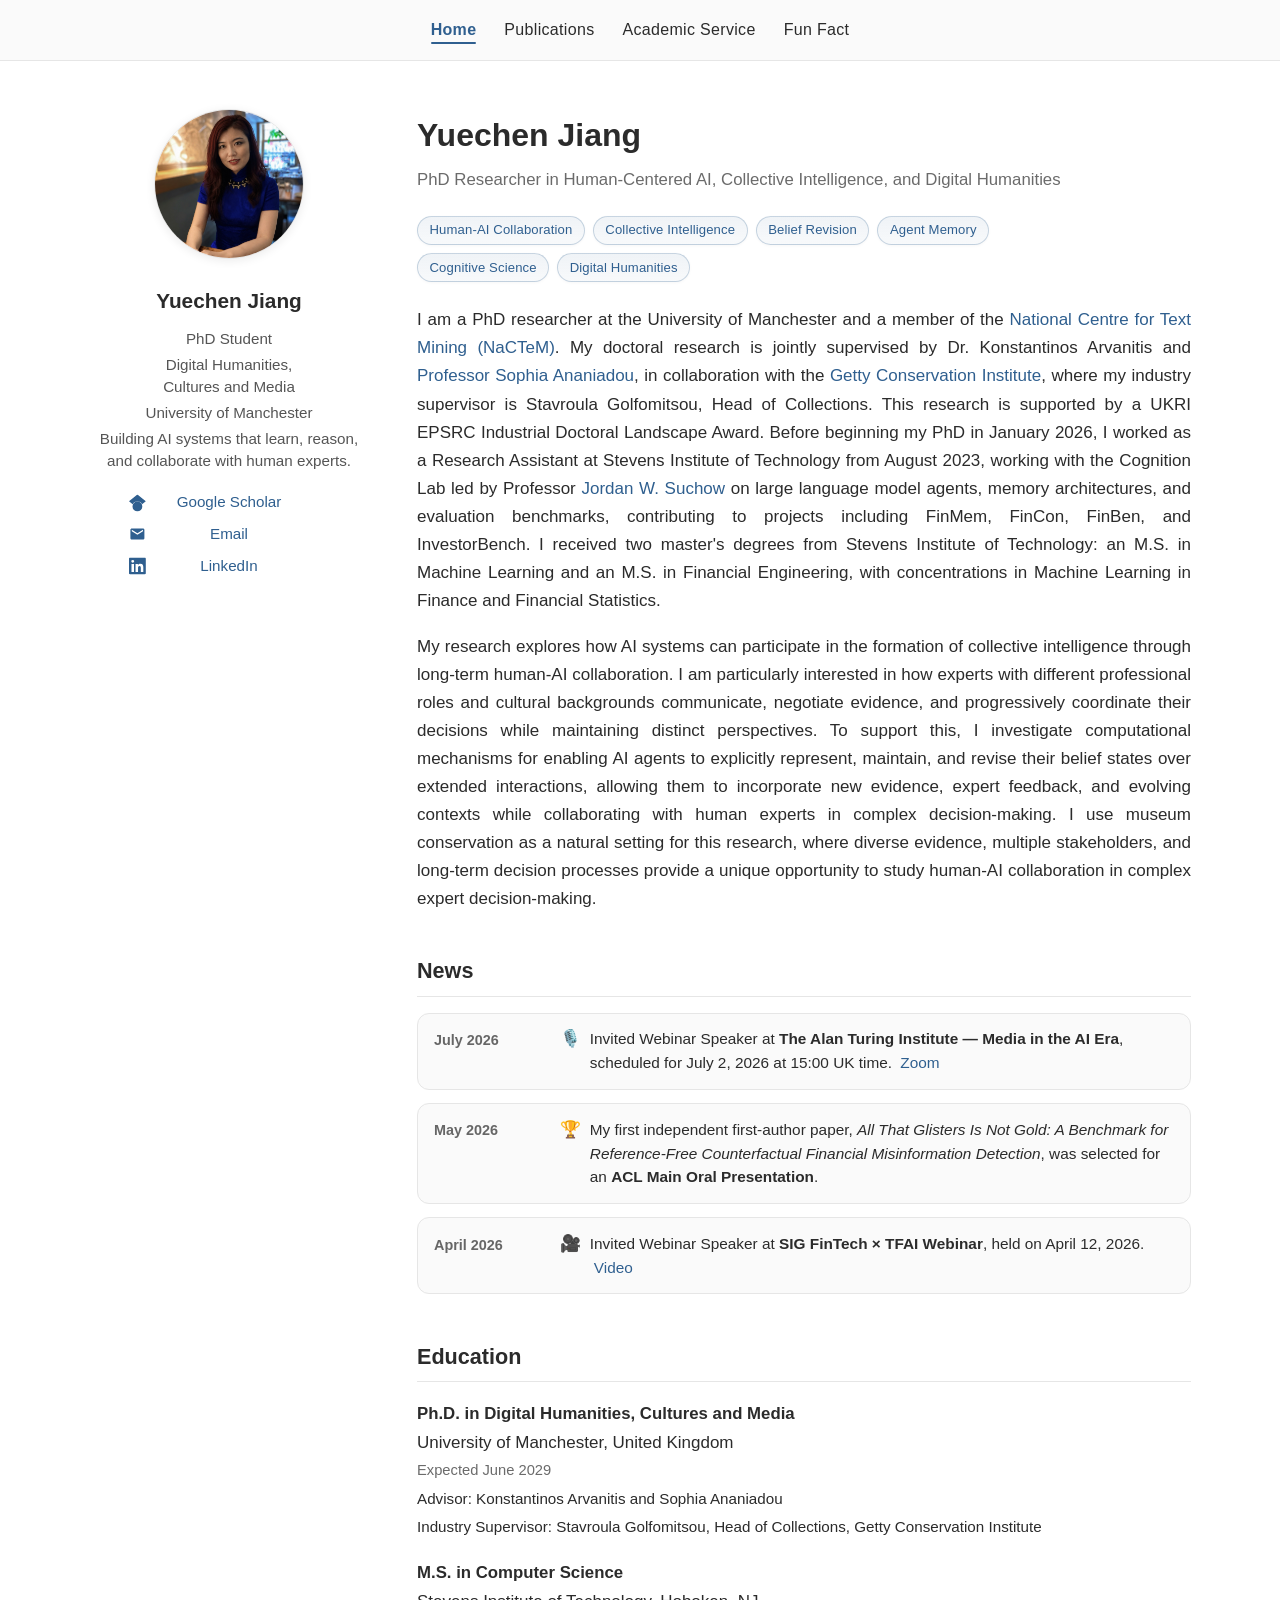
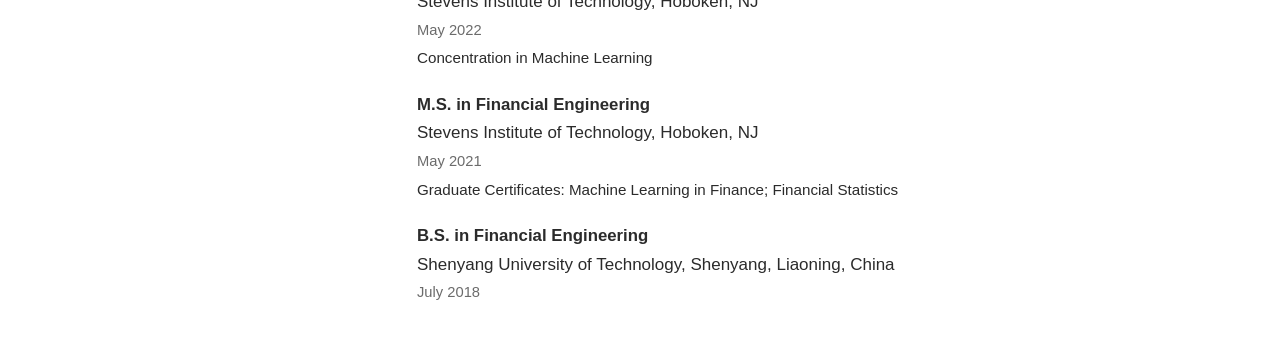
<file: index.html>
<!DOCTYPE html>
<html lang="en">
<head>
  <meta charset="UTF-8" />
  <meta name="viewport" content="width=device-width, initial-scale=1.0" />
  <title>Yuechen Jiang</title>
  <link rel="stylesheet" href="style.css" />
</head>
<body>
  <header class="site-header">
    <nav class="nav">
      <input type="checkbox" id="nav-toggle" class="nav-toggle" />
      <label for="nav-toggle" class="nav-toggle-label" aria-label="Toggle navigation">
        <span></span><span></span><span></span>
      </label>
      <ul class="nav-links">
        <li><a href="index.html" class="active">Home</a></li>
        <li><a href="publications.html">Publications</a></li>
        <li><a href="service.html">Academic Service</a></li>
        <li><a href="funfact.html">Fun Fact</a></li>
      </ul>
    </nav>
  </header>

  <main class="home-layout">
    <section class="home-main">
      <section class="bio-section">
        <h1>Yuechen Jiang</h1>
        <p class="subtitle">PhD Researcher in Human-Centered AI, Collective Intelligence, and Digital Humanities</p>

        <div class="research-tags" aria-label="Research interests">
          <span class="research-tag">Human-AI Collaboration</span>
          <span class="research-tag">Collective Intelligence</span>
          <span class="research-tag">Belief Revision</span>
          <span class="research-tag">Agent Memory</span>
          <span class="research-tag">Cognitive Science</span>
          <span class="research-tag">Digital Humanities</span>
        </div>

        <p>I am a PhD researcher at the University of Manchester and a member of the <a href="https://www.nactem.ac.uk/" target="_blank" rel="noopener noreferrer">National Centre for Text Mining (NaCTeM)</a>. My doctoral research is jointly supervised by Dr. Konstantinos Arvanitis and <a href="https://en.wikipedia.org/wiki/Sophia_Ananiadou" target="_blank" rel="noopener noreferrer">Professor Sophia Ananiadou</a>, in collaboration with the <a href="https://en.wikipedia.org/wiki/Getty_Conservation_Institute" target="_blank" rel="noopener noreferrer">Getty Conservation Institute</a>, where my industry supervisor is Stavroula Golfomitsou, Head of Collections. This research is supported by a UKRI EPSRC Industrial Doctoral Landscape Award. Before beginning my PhD in January 2026, I worked as a Research Assistant at Stevens Institute of Technology from August 2023, working with the Cognition Lab led by Professor <a href="https://suchow.io/" target="_blank" rel="noopener noreferrer">Jordan W. Suchow</a> on large language model agents, memory architectures, and evaluation benchmarks, contributing to projects including FinMem, FinCon, FinBen, and InvestorBench. I received two master's degrees from Stevens Institute of Technology: an M.S. in Machine Learning and an M.S. in Financial Engineering, with concentrations in Machine Learning in Finance and Financial Statistics.</p>

        <p>My research explores how AI systems can participate in the formation of collective intelligence through long-term human-AI collaboration. I am particularly interested in how experts with different professional roles and cultural backgrounds communicate, negotiate evidence, and progressively coordinate their decisions while maintaining distinct perspectives. To support this, I investigate computational mechanisms for enabling AI agents to explicitly represent, maintain, and revise their belief states over extended interactions, allowing them to incorporate new evidence, expert feedback, and evolving contexts while collaborating with human experts in complex decision-making. I use museum conservation as a natural setting for this research, where diverse evidence, multiple stakeholders, and long-term decision processes provide a unique opportunity to study human-AI collaboration in complex expert decision-making.</p>
      </section>

      <section class="news-section">
        <h2>News</h2>

        <div class="news-list">

          <article class="news-item">
            <div class="news-date">July 2026</div>
            <div class="news-content">
              <span class="news-emoji">🎙️</span>
              <span>
                Invited Webinar Speaker at <strong>The Alan Turing Institute — Media in the AI Era</strong>, scheduled for July 2, 2026 at 15:00 UK time.
                <a href="https://us06web.zoom.us/j/86980950795?pwd=ZjNTqZxtx6XC8is86JobbeaFKXdM9x.1" target="_blank" rel="noopener noreferrer">Zoom</a>
              </span>
            </div>
          </article>

          <article class="news-item">
            <div class="news-date">May 2026</div>
            <div class="news-content">
              <span class="news-emoji">🏆</span>
              <span>
                My first independent first-author paper, <em>All That Glisters Is Not Gold: A Benchmark for Reference-Free Counterfactual Financial Misinformation Detection</em>, was selected for an <strong>ACL Main Oral Presentation</strong>.
              </span>
            </div>
          </article>

          <article class="news-item">
            <div class="news-date">April 2026</div>
            <div class="news-content">
              <span class="news-emoji">🎥</span>
              <span>
                Invited Webinar Speaker at <strong>SIG FinTech × TFAI Webinar</strong>, held on April 12, 2026.
                <a href="https://youtu.be/uMI8FaAJ7GQ?is=IiS1revYp7-Qf0Kt" target="_blank" rel="noopener noreferrer">Video</a>
              </span>
            </div>
          </article>

        </div>
      </section>

      <section class="education-section">
        <h2>Education</h2>

        <div class="education-item">
          <h3>Ph.D. in Digital Humanities, Cultures and Media</h3>
          <p class="education-place">University of Manchester, United Kingdom</p>
          <p class="education-date">Expected June 2029</p>
          <p class="education-detail">Advisor: Konstantinos Arvanitis and Sophia Ananiadou</p>
          <p class="education-detail">Industry Supervisor: Stavroula Golfomitsou, Head of Collections, Getty Conservation Institute</p>
        </div>

        <div class="education-item">
          <h3>M.S. in Computer Science</h3>
          <p class="education-place">Stevens Institute of Technology, Hoboken, NJ</p>
          <p class="education-date">May 2022</p>
          <p class="education-detail">Concentration in Machine Learning</p>
        </div>

        <div class="education-item">
          <h3>M.S. in Financial Engineering</h3>
          <p class="education-place">Stevens Institute of Technology, Hoboken, NJ</p>
          <p class="education-date">May 2021</p>
          <p class="education-detail">Graduate Certificates: Machine Learning in Finance; Financial Statistics</p>
        </div>

        <div class="education-item">
          <h3>B.S. in Financial Engineering</h3>
          <p class="education-place">Shenyang University of Technology, Shenyang, Liaoning, China</p>
          <p class="education-date">July 2018</p>
        </div>
      </section>
    </section>

    <aside class="home-sidebar">
      <img src="assets/profile.jpg" alt="Photo of Yuechen Jiang" class="profile-photo" />
      <h2 class="sidebar-name">Yuechen Jiang</h2>
      <div class="sidebar-title">
        <p>PhD Student</p>
        <p>Digital Humanities,<br>Cultures and Media</p>
        <p>University of Manchester</p>
        <p>Building AI systems that learn, reason, and collaborate with human experts.</p>
      </div>
      <div class="sidebar-links">
        <a href="https://scholar.google.com/citations?user=jlDkIlQAAAAJ&hl=zh-CN" target="_blank" rel="noopener noreferrer">
          <span class="link-icon" aria-hidden="true">
            <svg viewBox="0 0 24 24" role="img"><path d="M5.242 13.769L0 9.5 12 0l12 9.5-5.242 4.269C17.548 11.249 14.978 9.5 12 9.5c-2.977 0-5.547 1.748-6.758 4.269zM12 10a7 7 0 1 0 0 14 7 7 0 0 0 0-14z"/></svg>
          </span>
          <span class="link-text">Google Scholar</span>
        </a>

        <a href="mailto:carolyn1010011010@gmail.com">
          <span class="link-icon" aria-hidden="true">
            <svg viewBox="0 0 24 24" role="img"><path d="M20 4H4c-1.1 0-2 .9-2 2v12c0 1.1.9 2 2 2h16c1.1 0 2-.9 2-2V6c0-1.1-.9-2-2-2zm0 4l-8 5-8-5V6l8 5 8-5v2z"/></svg>
          </span>
          <span class="link-text">Email</span>
        </a>

        <a href="https://linkedin.com/in/carolyn-yuechen-jiang-a72764194/" target="_blank" rel="noopener noreferrer">
          <span class="link-icon" aria-hidden="true">
            <svg viewBox="0 0 24 24" role="img"><path d="M20.447 20.452h-3.554v-5.569c0-1.328-.027-3.037-1.852-3.037-1.853 0-2.136 1.445-2.136 2.939v5.667H9.351V9h3.414v1.561h.046c.477-.9 1.637-1.85 3.37-1.85 3.601 0 4.267 2.37 4.267 5.455v6.286zM5.337 7.433a2.062 2.062 0 1 1 0-4.124 2.062 2.062 0 0 1 0 4.124zM7.119 20.452H3.555V9h3.564v11.452zM22.225 0H1.771C.792 0 0 .774 0 1.729v20.542C0 23.227.792 24 1.771 24h20.451C23.2 24 24 23.227 24 22.271V1.729C24 .774 23.2 0 22.222 0h.003z"/></svg>
          </span>
          <span class="link-text">LinkedIn</span>
        </a>
      </div>
    </aside>
  </main>
</body>
</html>
</file>
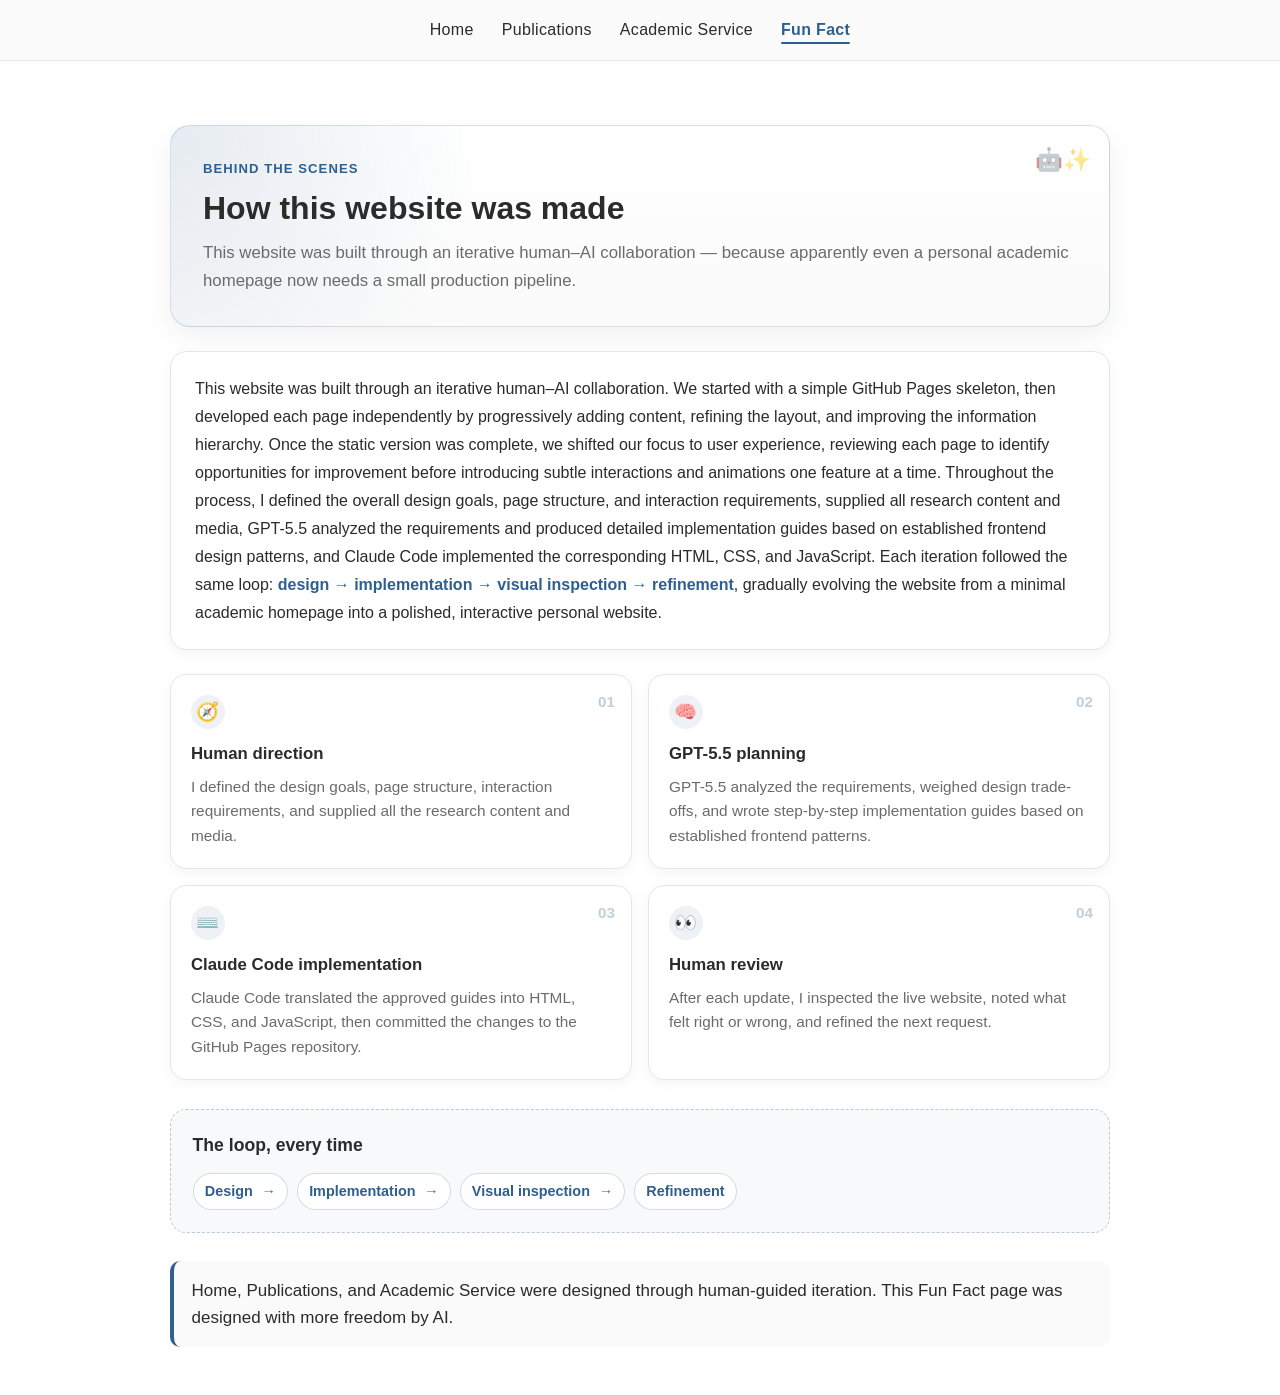
<file: funfact.html>
<!DOCTYPE html>
<html lang="en">
<head>
  <meta charset="UTF-8" />
  <meta name="viewport" content="width=device-width, initial-scale=1.0" />
  <title>Fun Fact — Carolyn Jiang</title>
  <link rel="stylesheet" href="style.css" />
</head>
<body>
  <header class="site-header">
    <nav class="nav">
      <input type="checkbox" id="nav-toggle" class="nav-toggle" />
      <label for="nav-toggle" class="nav-toggle-label" aria-label="Toggle navigation">
        <span></span><span></span><span></span>
      </label>
      <ul class="nav-links">
        <li><a href="index.html">Home</a></li>
        <li><a href="publications.html">Publications</a></li>
        <li><a href="service.html">Academic Service</a></li>
        <li><a href="funfact.html" class="active">Fun Fact</a></li>
      </ul>
    </nav>
  </header>

  <main class="container funfact-page">
    <section class="funfact-hero">
      <div class="funfact-kicker">Behind the scenes</div>
      <h1>How this website was made</h1>
      <p class="funfact-lead">
        This website was built through an iterative human–AI collaboration —
        because apparently even a personal academic homepage now needs a small
        production pipeline.
      </p>
    </section>

    <section class="funfact-body" aria-label="The full story">
      <p>
        This website was built through an iterative human–AI collaboration. We started with a simple GitHub Pages skeleton, then developed each page independently by progressively adding content, refining the layout, and improving the information hierarchy. Once the static version was complete, we shifted our focus to user experience, reviewing each page to identify opportunities for improvement before introducing subtle interactions and animations one feature at a time. Throughout the process, I defined the overall design goals, page structure, and interaction requirements, supplied all research content and media, GPT-5.5 analyzed the requirements and produced detailed implementation guides based on established frontend design patterns, and Claude Code implemented the corresponding HTML, CSS, and JavaScript. Each iteration followed the same loop: <strong>design → implementation → visual inspection → refinement</strong>, gradually evolving the website from a minimal academic homepage into a polished, interactive personal website.
      </p>
    </section>

    <section class="funfact-workflow" aria-label="Human AI collaboration workflow">
      <article class="workflow-step" data-step="01">
        <span class="workflow-icon" aria-hidden="true">🧭</span>
        <h2>Human direction</h2>
        <p>I defined the design goals, page structure, interaction requirements, and supplied all the research content and media.</p>
      </article>

      <article class="workflow-step" data-step="02">
        <span class="workflow-icon" aria-hidden="true">🧠</span>
        <h2>GPT-5.5 planning</h2>
        <p>GPT-5.5 analyzed the requirements, weighed design trade-offs, and wrote step-by-step implementation guides based on established frontend patterns.</p>
      </article>

      <article class="workflow-step" data-step="03">
        <span class="workflow-icon" aria-hidden="true">⌨️</span>
        <h2>Claude Code implementation</h2>
        <p>Claude Code translated the approved guides into HTML, CSS, and JavaScript, then committed the changes to the GitHub Pages repository.</p>
      </article>

      <article class="workflow-step" data-step="04">
        <span class="workflow-icon" aria-hidden="true">👀</span>
        <h2>Human review</h2>
        <p>After each update, I inspected the live website, noted what felt right or wrong, and refined the next request.</p>
      </article>
    </section>

    <section class="funfact-loop" aria-label="The iteration loop">
      <h2>The loop, every time</h2>
      <div class="loop-chain">
        <span>Design</span>
        <span>Implementation</span>
        <span>Visual inspection</span>
        <span>Refinement</span>
      </div>
    </section>

    <section class="funfact-note">
      <p>
        Home, Publications, and Academic Service were designed through
        human-guided iteration. This Fun Fact page was designed with more
        freedom by AI.
      </p>
    </section>
  </main>

  <!-- Lightweight, page-scoped: click a workflow card for a brief pulse. -->
  <script>
    document.addEventListener("DOMContentLoaded", function () {
      const cards = document.querySelectorAll(".funfact-page .workflow-step");

      cards.forEach(function (card) {
        card.addEventListener("click", function () {
          card.classList.remove("is-pulsing");
          void card.offsetWidth;
          card.classList.add("is-pulsing");
        });
      });
    });
  </script>
</body>
</html>
</file>
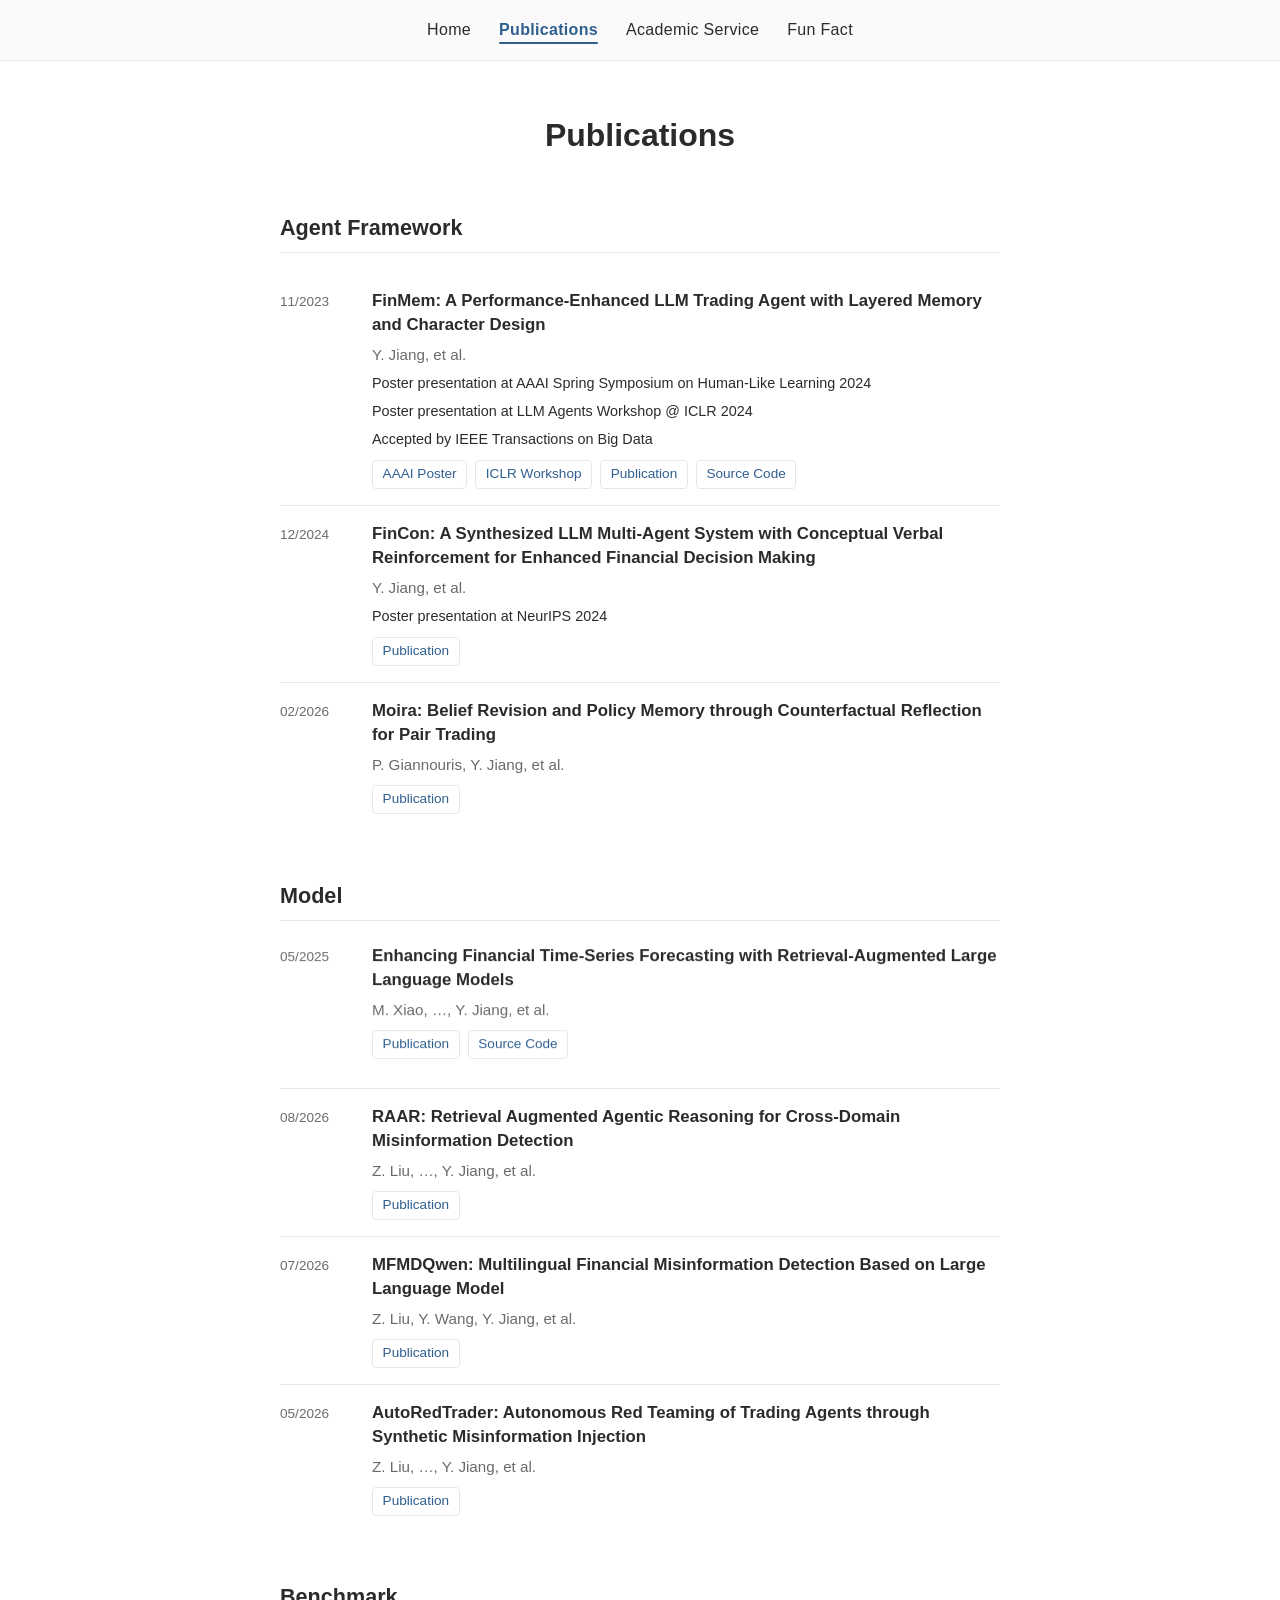
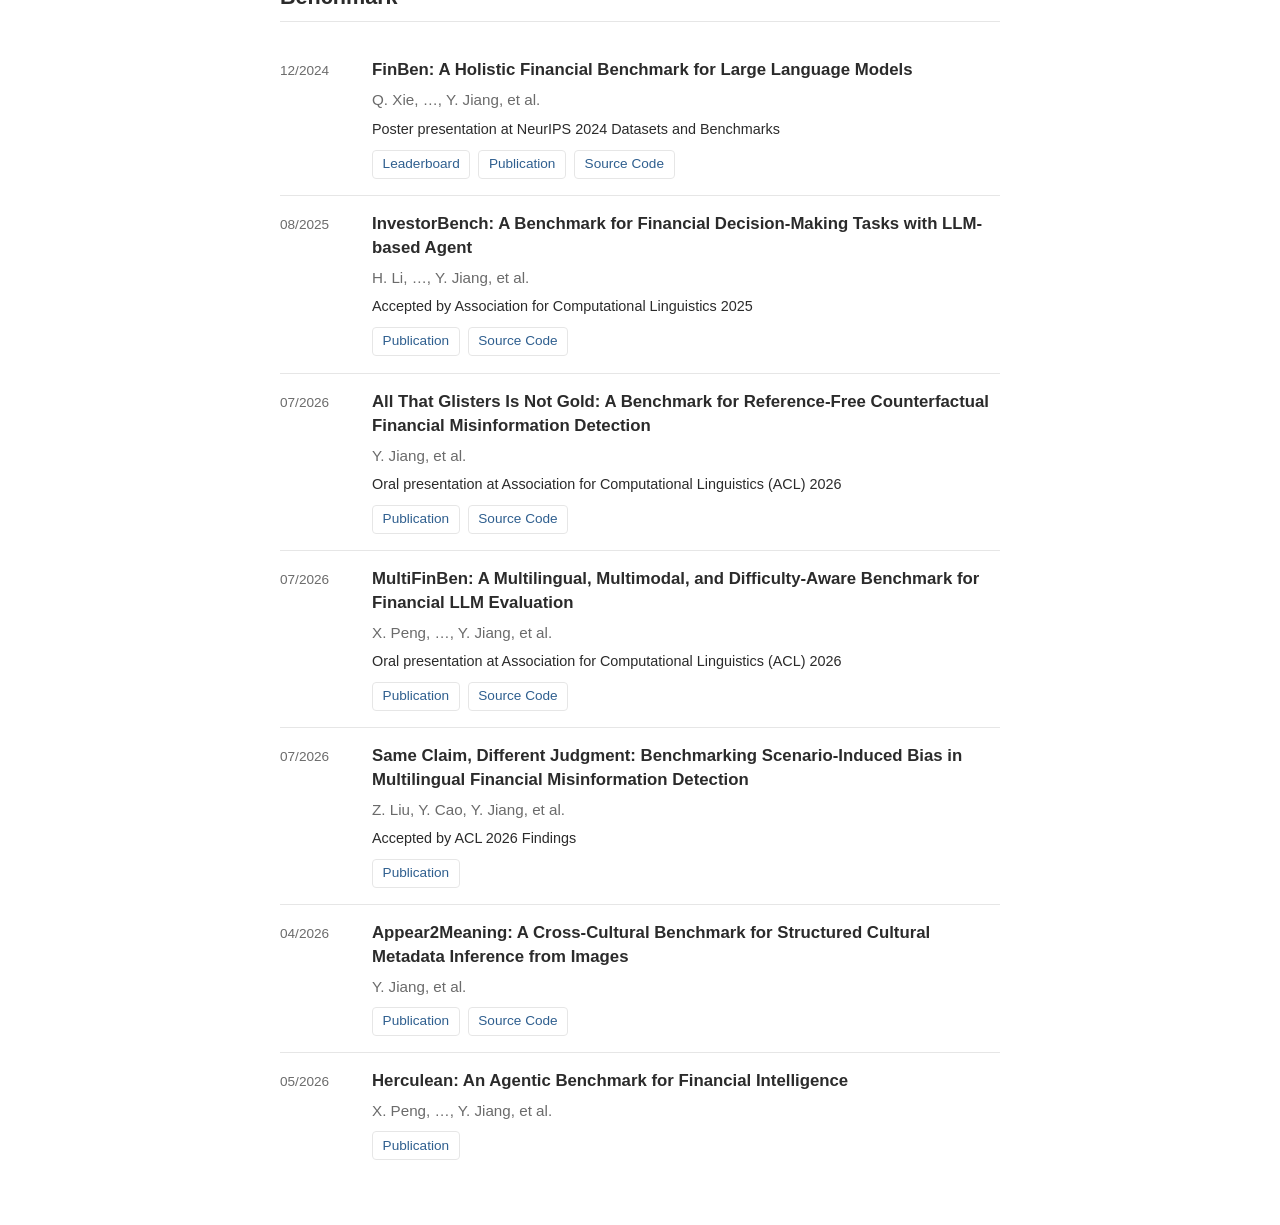
<file: publications.html>
<!DOCTYPE html>
<html lang="en">
<head>
  <meta charset="UTF-8" />
  <meta name="viewport" content="width=device-width, initial-scale=1.0" />
  <title>Publications — Carolyn Jiang</title>
  <link rel="stylesheet" href="style.css" />
</head>
<body>
  <header class="site-header">
    <nav class="nav">
      <input type="checkbox" id="nav-toggle" class="nav-toggle" />
      <label for="nav-toggle" class="nav-toggle-label" aria-label="Toggle navigation">
        <span></span><span></span><span></span>
      </label>
      <ul class="nav-links">
        <li><a href="index.html">Home</a></li>
        <li><a href="publications.html" class="active">Publications</a></li>
        <li><a href="service.html">Academic Service</a></li>
        <li><a href="funfact.html">Fun Fact</a></li>
      </ul>
    </nav>
  </header>

  <main class="container">
    <h1 class="page-title">Publications</h1>

    <!-- ============ Agent Framework ============ -->
    <section class="publication-section">
      <h2>Agent Framework</h2>

      <article class="publication-item parallax-reveal">
        <div class="publication-motion-inner">
        <div class="publication-meta">
          <div class="publication-year">11/2023</div>
        </div>
        <div class="publication-body">
          <h3>FinMem: A Performance-Enhanced LLM Trading Agent with Layered Memory and Character Design</h3>
          <p class="authors">Y. Jiang, et al.</p>
          <p class="venue">Poster presentation at AAAI Spring Symposium on Human-Like Learning 2024</p>
          <p class="venue">Poster presentation at LLM Agents Workshop @ ICLR 2024</p>
          <p class="venue">Accepted by IEEE Transactions on Big Data</p>
          <p class="links">
            <a href="https://humanlikelearning.com/files/ss24-abstracts/SSS-24_Abstract_9736.pdf" target="_blank" rel="noopener noreferrer">AAAI Poster</a>
            <a href="https://openreview.net/forum?id=sstfVOwbiG" target="_blank" rel="noopener noreferrer">ICLR Workshop</a>
            <a href="https://suchow.io/assets/docs/yu2024finmem.pdf" target="_blank" rel="noopener noreferrer">Publication</a>
            <a href="https://github.com/pipiku915/FinMem-LLM-StockTrading/" target="_blank" rel="noopener noreferrer">Source Code</a>
          </p>
        </div>
        </div>
      </article>

      <article class="publication-item parallax-reveal">
        <div class="publication-motion-inner">
        <div class="publication-meta">
          <div class="publication-year">12/2024</div>
        </div>
        <div class="publication-body">
          <h3>FinCon: A Synthesized LLM Multi-Agent System with Conceptual Verbal Reinforcement for Enhanced Financial Decision Making</h3>
          <p class="authors">Y. Jiang, et al.</p>
          <p class="venue">Poster presentation at NeurIPS 2024</p>
          <p class="links">
            <a href="https://proceedings.neurips.cc/paper_files/paper/2024/hash/f7ae4fe91d96f50abc2211f09b6a7e49-Abstract-Conference.html" target="_blank" rel="noopener noreferrer">Publication</a>
          </p>
        </div>
        </div>
      </article>

      <article class="publication-item parallax-reveal">
        <div class="publication-motion-inner">
        <div class="publication-meta">
          <div class="publication-year">02/2026</div>
        </div>
        <div class="publication-body">
          <h3>Moira: Belief Revision and Policy Memory through Counterfactual Reflection for Pair Trading</h3>
          <p class="authors">P. Giannouris, Y. Jiang, et al.</p>
          <p class="links">
            <a href="https://arxiv.org/abs/2605.01954" target="_blank" rel="noopener noreferrer">Publication</a>
            <!-- <a href="" target="_blank" rel="noopener noreferrer">Source Code</a> -->
          </p>
        </div>
        </div>
      </article>
    </section>

    <!-- ============ Model ============ -->
    <section class="publication-section">
      <h2>Model</h2>

      <article class="publication-item parallax-reveal">
        <div class="publication-motion-inner">
        <div class="publication-meta">
          <div class="publication-year">05/2025</div>
        </div>
        <div class="publication-body">
          <h3>Enhancing Financial Time-Series Forecasting with Retrieval-Augmented Large Language Models</h3>
          <p class="authors">M. Xiao, …, Y. Jiang, et al.</p>
          <p class="links">
            <a href="https://arxiv.org/abs/2502.05878" target="_blank" rel="noopener noreferrer">Publication</a>
            <a href="https://github.com/The-FinAI/FinSeer" target="_blank" rel="noopener noreferrer">Source Code</a>
          </p>
        </div>
        </div>
      </article>

      <article class="publication-item parallax-reveal">
        <div class="publication-motion-inner">
        <div class="publication-meta">
          <div class="publication-year">08/2026</div>
        </div>
        <div class="publication-body">
          <h3>RAAR: Retrieval Augmented Agentic Reasoning for Cross-Domain Misinformation Detection</h3>
          <p class="authors">Z. Liu, …, Y. Jiang, et al.</p>
          <p class="links">
            <a href="https://arxiv.org/abs/2601.04853" target="_blank" rel="noopener noreferrer">Publication</a>
          </p>
        </div>
        </div>
      </article>

      <article class="publication-item parallax-reveal">
        <div class="publication-motion-inner">
        <div class="publication-meta">
          <div class="publication-year">07/2026</div>
        </div>
        <div class="publication-body">
          <h3>MFMDQwen: Multilingual Financial Misinformation Detection Based on Large Language Model</h3>
          <p class="authors">Z. Liu, Y. Wang, Y. Jiang, et al.</p>
          <p class="links">
            <a href="https://arxiv.org/abs/2604.18272" target="_blank" rel="noopener noreferrer">Publication</a>
          </p>
        </div>
        </div>
      </article>

      <article class="publication-item parallax-reveal">
        <div class="publication-motion-inner">
        <div class="publication-meta">
          <div class="publication-year">05/2026</div>
        </div>
        <div class="publication-body">
          <h3>AutoRedTrader: Autonomous Red Teaming of Trading Agents through Synthetic Misinformation Injection</h3>
          <p class="authors">Z. Liu, …, Y. Jiang, et al.</p>
          <p class="links">
            <a href="https://arxiv.org/abs/2605.09185" target="_blank" rel="noopener noreferrer">Publication</a>
          </p>
        </div>
        </div>
      </article>
    </section>

    <!-- ============ Benchmark ============ -->
    <section class="publication-section">
      <h2>Benchmark</h2>

      <article class="publication-item parallax-reveal">
        <div class="publication-motion-inner">
        <div class="publication-meta">
          <div class="publication-year">12/2024</div>
        </div>
        <div class="publication-body">
          <h3>FinBen: A Holistic Financial Benchmark for Large Language Models</h3>
          <p class="authors">Q. Xie, …, Y. Jiang, et al.</p>
          <p class="venue">Poster presentation at NeurIPS 2024 Datasets and Benchmarks</p>
          <p class="links">
            <a href="https://huggingface.co/spaces/TheFinAI/FinBen" target="_blank" rel="noopener noreferrer">Leaderboard</a>
            <a href="https://proceedings.neurips.cc/paper_files/paper/2024/hash/adb1d9fa8be4576d28703b396b82ba1b-Abstract-Datasets_and_Benchmarks_Track.html" target="_blank" rel="noopener noreferrer">Publication</a>
            <a href="https://github.com/The-FinAI/PIXIU" target="_blank" rel="noopener noreferrer">Source Code</a>
          </p>
        </div>
        </div>
      </article>

      <article class="publication-item parallax-reveal">
        <div class="publication-motion-inner">
        <div class="publication-meta">
          <div class="publication-year">08/2025</div>
        </div>
        <div class="publication-body">
          <h3>InvestorBench: A Benchmark for Financial Decision-Making Tasks with LLM-based Agent</h3>
          <p class="authors">H. Li, …, Y. Jiang, et al.</p>
          <p class="venue">Accepted by Association for Computational Linguistics 2025</p>
          <p class="links">
            <a href="https://aclanthology.org/2025.acl-long.126.pdf" target="_blank" rel="noopener noreferrer">Publication</a>
            <a href="https://github.com/felis33/INVESTOR-BENCH" target="_blank" rel="noopener noreferrer">Source Code</a>
          </p>
        </div>
        </div>
      </article>

      <article class="publication-item parallax-reveal">
        <div class="publication-motion-inner">
        <div class="publication-meta">
          <div class="publication-year">07/2026</div>
        </div>
        <div class="publication-body">
          <h3>All That Glisters Is Not Gold: A Benchmark for Reference-Free Counterfactual Financial Misinformation Detection</h3>
          <p class="authors">Y. Jiang, et al.</p>
          <p class="venue">Oral presentation at Association for Computational Linguistics (ACL) 2026</p>
          <p class="links">
            <a href="https://arxiv.org/abs/2601.04160" target="_blank" rel="noopener noreferrer">Publication</a>
            <a href="https://huggingface.co/datasets/CarolynJiang/RFC-Bench-Dataset" target="_blank" rel="noopener noreferrer">Source Code</a>
          </p>
        </div>
        </div>
      </article>

      <article class="publication-item parallax-reveal">
        <div class="publication-motion-inner">
        <div class="publication-meta">
          <div class="publication-year">07/2026</div>
        </div>
        <div class="publication-body">
          <h3>MultiFinBen: A Multilingual, Multimodal, and Difficulty-Aware Benchmark for Financial LLM Evaluation</h3>
          <p class="authors">X. Peng, …, Y. Jiang, et al.</p>
          <p class="venue">Oral presentation at Association for Computational Linguistics (ACL) 2026</p>
          <p class="links">
            <a href="https://arxiv.org/abs/2506.14028" target="_blank" rel="noopener noreferrer">Publication</a>
            <a href="https://github.com/xueqingpeng/MultiFinBen" target="_blank" rel="noopener noreferrer">Source Code</a>
          </p>
        </div>
        </div>
      </article>

      <article class="publication-item parallax-reveal">
        <div class="publication-motion-inner">
        <div class="publication-meta">
          <div class="publication-year">07/2026</div>
        </div>
        <div class="publication-body">
          <h3>Same Claim, Different Judgment: Benchmarking Scenario-Induced Bias in Multilingual Financial Misinformation Detection</h3>
          <p class="authors">Z. Liu, Y. Cao, Y. Jiang, et al.</p>
          <p class="venue">Accepted by ACL 2026 Findings</p>
          <p class="links">
            <a href="https://arxiv.org/abs/2601.05403" target="_blank" rel="noopener noreferrer">Publication</a>
          </p>
        </div>
        </div>
      </article>

      <article class="publication-item parallax-reveal">
        <div class="publication-motion-inner">
        <div class="publication-meta">
          <div class="publication-year">04/2026</div>
        </div>
        <div class="publication-body">
          <h3>Appear2Meaning: A Cross-Cultural Benchmark for Structured Cultural Metadata Inference from Images</h3>
          <p class="authors">Y. Jiang, et al.</p>
          <p class="links">
            <a href="https://arxiv.org/abs/2604.07338" target="_blank" rel="noopener noreferrer">Publication</a>
            <a href="https://huggingface.co/datasets/Carolyn-Jiang/Metadata-Inference" target="_blank" rel="noopener noreferrer">Source Code</a>
          </p>
        </div>
        </div>
      </article>

      <article class="publication-item parallax-reveal">
        <div class="publication-motion-inner">
        <div class="publication-meta">
          <div class="publication-year">05/2026</div>
        </div>
        <div class="publication-body">
          <h3>Herculean: An Agentic Benchmark for Financial Intelligence</h3>
          <p class="authors">X. Peng, …, Y. Jiang, et al.</p>
          <p class="links">
            <a href="https://arxiv.org/abs/2605.14355" target="_blank" rel="noopener noreferrer">Publication</a>
          </p>
        </div>
        </div>
      </article>
    </section>
  </main>

  <!-- Mature scroll-triggered parallax reveal. Progressive enhancement: entries
       are visible by default; JS prepares (hides) only below-the-fold items, then
       reveals them via IntersectionObserver and applies scroll-linked parallax. -->
  <script>
    document.addEventListener("DOMContentLoaded", function () {
      const items = Array.from(document.querySelectorAll(".parallax-reveal"));

      if (!items.length) return;

      const reduceMotion = window.matchMedia("(prefers-reduced-motion: reduce)").matches;
      if (reduceMotion) return;

      const viewportHeight = window.innerHeight;

      function isInitiallyVisible(el) {
        const rect = el.getBoundingClientRect();
        return rect.top < viewportHeight && rect.bottom > 0;
      }

      /*
        Template logic:
        1. Keep initial viewport static.
        2. Prepare only below-the-fold items.
        3. Reveal prepared items when scrolling into view.
        4. After reveal, give them scroll-linked parallax.
      */
      items.forEach(function (item, index) {
        item.dataset.depth = String(0.55 + (index % 4) * 0.08);

        if (!isInitiallyVisible(item)) {
          item.classList.add("is-prepared");
        } else {
          item.classList.add("is-visible");
        }
      });

      const observer = new IntersectionObserver(
        function (entries, observerInstance) {
          entries.forEach(function (entry) {
            if (!entry.isIntersecting) return;

            entry.target.classList.add("is-visible");
            entry.target.classList.remove("is-prepared");

            window.setTimeout(function () {
              entry.target.classList.add("is-parallax");
            }, 540);

            observerInstance.unobserve(entry.target);
          });
        },
        {
          threshold: 0.16,
          rootMargin: "0px 0px -80px 0px"
        }
      );

      items.forEach(function (item) {
        if (!item.classList.contains("is-visible")) {
          observer.observe(item);
        }
      });

      let ticking = false;

      function updateParallax() {
        const vh = window.innerHeight;
        const center = vh / 2;

        items.forEach(function (item) {
          if (!item.classList.contains("is-parallax")) return;

          const rect = item.getBoundingClientRect();

          if (rect.bottom < -120 || rect.top > vh + 120) {
            item.style.setProperty("--parallax-y", "0px");
            return;
          }

          const itemCenter = rect.top + rect.height / 2;
          const distance = itemCenter - center;
          const normalized = distance / vh;
          const depth = Number(item.dataset.depth || 0.65);

          const maxOffset = 26;
          const y = -normalized * maxOffset * depth;

          item.style.setProperty("--parallax-y", y.toFixed(2) + "px");
        });

        ticking = false;
      }

      function requestUpdate() {
        if (!ticking) {
          window.requestAnimationFrame(updateParallax);
          ticking = true;
        }
      }

      updateParallax();
      window.addEventListener("scroll", requestUpdate, { passive: true });
      window.addEventListener("resize", requestUpdate);
    });
  </script>
</body>
</html>
</file>
<file: style.css>
/* ---------- Base ---------- */
:root {
  --bg: #ffffff;
  --text: #2b2b2b;
  --muted: #6b6b6b;
  --accent: #2f5f8f;
  --border: #e6e6e6;
  --nav-bg: #fafafa;
  --max-width: 760px;

  /* Micro-interactions */
  --link-blue: #2f5f8f;
  --link-blue-dark: #1f4568;
  --soft-blue-border: rgba(47, 95, 143, 0.35);
  --soft-shadow: 0 4px 14px rgba(0, 0, 0, 0.06);
  --soft-shadow-hover: 0 8px 22px rgba(0, 0, 0, 0.1);
  --transition-fast: 250ms ease;
  --transition-medium: 300ms ease;
}

* {
  box-sizing: border-box;
}

html {
  -webkit-text-size-adjust: 100%;
}

body {
  margin: 0;
  font-family: -apple-system, BlinkMacSystemFont, "Segoe UI", Helvetica, Arial,
    "Georgia", serif;
  font-size: 17px;
  line-height: 1.65;
  color: var(--text);
  background: var(--bg);
}

a {
  color: #2f5f8f;
  text-decoration: none;
}

a:hover {
  color: #1f4568;
  text-decoration: underline;
}

/* ---------- Navigation ---------- */
.site-header {
  border-bottom: 1px solid var(--border);
  background: var(--nav-bg);
}

.nav {
  max-width: var(--max-width);
  margin: 0 auto;
  padding: 0 1.25rem;
  position: relative;
}

.nav-links {
  list-style: none;
  display: flex;
  justify-content: center;
  flex-wrap: wrap;
  gap: 1.75rem;
  margin: 0;
  padding: 1rem 0;
}

.nav-links a {
  position: relative;
  color: var(--text);
  font-size: 1rem;
  letter-spacing: 0.02em;
  transition: color var(--transition-medium);
}

/* Sliding underline micro-interaction (nav links only) */
.nav-links a::after {
  content: "";
  position: absolute;
  left: 0;
  bottom: -0.35rem;
  width: 100%;
  height: 2px;
  background: var(--link-blue);
  border-radius: 999px;
  transform: scaleX(0);
  transform-origin: left center;
  transition: transform var(--transition-medium);
}

.nav-links a:hover {
  color: var(--link-blue-dark);
  text-decoration: none;
}

.nav-links a:hover::after,
.nav-links a.active::after {
  transform: scaleX(1);
}

.nav-links a.active {
  color: var(--accent);
  font-weight: 600;
}

/* Hamburger toggle (hidden on desktop) */
.nav-toggle,
.nav-toggle-label {
  display: none;
}

/* ---------- Layout ---------- */
.container {
  max-width: var(--max-width);
  margin: 0 auto;
  padding: 3rem 1.25rem;
}

/* ---------- Home: two-column layout ---------- */
.home-layout {
  max-width: 1150px;
  margin: 0 auto;
  padding: 3rem 1.5rem;
  display: grid;
  grid-template-columns: 280px minmax(0, 1fr);
  gap: 3rem;
  align-items: start;
}

/* Main content is first in the HTML, placed visually on the right */
.home-main {
  grid-column: 2;
  grid-row: 1;
  min-width: 0;
}

.home-sidebar {
  grid-column: 1;
  grid-row: 1;
  text-align: center;
}

/* Sidebar */
.profile-photo {
  width: 150px;
  height: 150px;
  object-fit: cover;
  border-radius: 50%;
  border: 1px solid var(--border);
  box-shadow: 0 2px 10px rgba(0, 0, 0, 0.08);
  transition: transform var(--transition-medium), box-shadow var(--transition-medium);
  will-change: transform;
}

.profile-photo:hover {
  transform: scale(1.03);
  box-shadow: var(--soft-shadow-hover);
}

.sidebar-name {
  margin: 1rem 0 0.2rem;
  font-size: 1.3rem;
  font-weight: 600;
}

.sidebar-title {
  margin-top: 0.6rem;
  margin-bottom: 1.2rem;
  color: #555;
  font-size: 0.95rem;
  line-height: 1.45;
}

.sidebar-title p {
  margin: 0.25rem 0;
}

.sidebar-links {
  margin-top: 1.2rem;
  display: flex;
  flex-direction: column;
  gap: 0.55rem;
  /* center the link block within the sidebar */
  width: 100%;
  max-width: 200px;
  margin-left: auto;
  margin-right: auto;
}

/* Each link is its own row: icon pinned left, label centered */
.sidebar-links a {
  position: relative;
  display: block;
  width: 100%;
  padding: 0 1.7rem;
  text-align: center;
  color: #2f5f8f;
  font-size: 0.95rem;
  line-height: 1.5;
  transition: color var(--transition-fast);
}

.sidebar-links a:hover {
  color: var(--link-blue-dark);
  text-decoration: underline;
}

.link-icon {
  position: absolute;
  left: 0;
  top: 50%;
  transform: translateY(-50%);
  display: inline-flex;
  align-items: center;
  justify-content: flex-start;
  color: #2f5f8f;
  transition: transform var(--transition-fast), color var(--transition-fast);
}

/* Nudge only the icon to the right on hover (keeps text aligned) */
.sidebar-links a:hover .link-icon {
  transform: translateY(-50%) translateX(2px);
  color: var(--link-blue-dark);
}

.link-icon svg {
  width: 1.05rem;
  height: 1.05rem;
  fill: currentColor;
  display: block;
}

/* Biography */
.bio-section h1 {
  margin: 0 0 0.3rem;
  font-size: 2rem;
  font-weight: 600;
}

.bio-section .subtitle {
  margin: 0 0 1.5rem;
  color: var(--muted);
  font-size: 1.05rem;
  line-height: 1.5;
}

/* Research interest tags — pill chips */
.research-tags {
  display: flex;
  flex-wrap: wrap;
  gap: 0.5rem;
  margin-top: 0.9rem;
  margin-bottom: 1.5rem;
  max-width: 680px;
}

.research-tag {
  display: inline-flex;
  align-items: center;
  padding: 0.34rem 0.72rem;
  border: 1px solid rgba(47, 95, 143, 0.24);
  border-radius: 999px;
  background: linear-gradient(
    180deg,
    rgba(47, 95, 143, 0.075),
    rgba(47, 95, 143, 0.035)
  );
  color: #2f5f8f;
  font-size: 0.82rem;
  font-weight: 500;
  line-height: 1.25;
  letter-spacing: 0.01em;
  white-space: nowrap;
  box-shadow: 0 1px 3px rgba(0, 0, 0, 0.035);
  transition:
    transform 220ms ease,
    box-shadow 220ms ease,
    border-color 220ms ease,
    background-color 220ms ease;
}

.research-tag:hover {
  transform: translateY(-1px);
  border-color: rgba(47, 95, 143, 0.42);
  box-shadow: 0 4px 12px rgba(0, 0, 0, 0.065);
  background: rgba(47, 95, 143, 0.075);
}

@media (max-width: 600px) {
  .research-tags {
    gap: 0.4rem;
  }

  .research-tag {
    font-size: 0.78rem;
    padding: 0.3rem 0.62rem;
  }
}

.bio-section p {
  margin: 0 0 1.1rem;
  text-align: justify;
}

/* News — announcement feed */
.news-section {
  margin-top: 2.5rem;
  margin-bottom: 2.8rem;
}

.news-section h2 {
  font-size: 1.35rem;
  font-weight: 600;
  margin-bottom: 1rem;
  padding-bottom: 0.45rem;
  border-bottom: 1px solid var(--border);
}

.news-list {
  display: flex;
  flex-direction: column;
  gap: 0.85rem;
}

.news-item {
  display: grid;
  grid-template-columns: 110px minmax(0, 1fr);
  gap: 1rem;
  padding: 0.85rem 1rem;
  border: 1px solid var(--border);
  border-radius: 12px;
  background: #fafafa;
  transition:
    transform var(--transition-fast),
    box-shadow var(--transition-fast),
    border-color var(--transition-fast),
    background-color var(--transition-fast);
}

.news-item:hover {
  transform: translateY(-1px);
  border-color: var(--soft-blue-border);
  box-shadow: var(--soft-shadow-hover);
  background-color: #ffffff;
}

.news-date {
  color: #666;
  font-size: 0.9rem;
  font-weight: 600;
  white-space: nowrap;
  padding-top: 0.1rem;
}

.news-content {
  display: flex;
  align-items: flex-start;
  gap: 0.55rem;
  font-size: 0.96rem;
  line-height: 1.55;
}

.news-emoji {
  flex: 0 0 auto;
  font-size: 1.05rem;
  line-height: 1.45;
}

.news-content a {
  margin-left: 0.25rem;
  font-weight: 500;
}

/* Education */
.education-section {
  margin-top: 2.5rem;
}

.education-section h2 {
  font-size: 1.35rem;
  font-weight: 600;
  padding-bottom: 0.4rem;
  border-bottom: 1px solid var(--border);
  margin-bottom: 1.25rem;
}

.education-item {
  margin-bottom: 1.4rem;
}

.education-item:last-child {
  margin-bottom: 0;
}

.education-item h3 {
  margin: 0 0 0.2rem;
  font-size: 1.05rem;
  font-weight: 700;
  line-height: 1.4;
}

.education-place {
  margin: 0;
}

.education-date {
  margin: 0.1rem 0 0;
  color: var(--muted);
  font-size: 0.92rem;
}

.education-detail {
  margin: 0.2rem 0 0;
  font-size: 0.95rem;
}

/* Home: stack on mobile, sidebar first for readability */
@media (max-width: 800px) {
  .home-layout {
    grid-template-columns: 1fr;
    gap: 2rem;
    padding: 2rem 1.25rem;
  }

  .home-sidebar {
    grid-column: 1;
    grid-row: 1;
  }

  .home-main {
    grid-column: 1;
    grid-row: 2;
  }

  .bio-section p {
    text-align: left;
  }

  .news-item {
    grid-template-columns: 1fr;
    gap: 0.35rem;
    padding: 0.85rem;
  }

  .news-date {
    font-size: 0.88rem;
  }

  .news-content {
    gap: 0.45rem;
  }
}

/* ---------- Inner page titles ---------- */
.page-title {
  text-align: center;
  font-size: 2rem;
  font-weight: 600;
  margin: 0;
}

/* ---------- Fun Fact (page-scoped: every rule starts with .funfact-page) ---------- */
.funfact-page {
  max-width: 980px;
}

/* One-time staggered entrance for the page sections (transform/opacity only) */
@keyframes funfactRise {
  from {
    opacity: 0;
    transform: translate3d(0, 16px, 0);
  }
  to {
    opacity: 1;
    transform: translate3d(0, 0, 0);
  }
}

.funfact-page > section {
  opacity: 0;
  animation: funfactRise 560ms cubic-bezier(0.22, 1, 0.36, 1) forwards;
}

.funfact-page > section:nth-child(1) { animation-delay: 60ms; }
.funfact-page > section:nth-child(2) { animation-delay: 140ms; }
.funfact-page > section:nth-child(3) { animation-delay: 220ms; }
.funfact-page > section:nth-child(4) { animation-delay: 300ms; }
.funfact-page > section:nth-child(5) { animation-delay: 380ms; }

@keyframes funfactFloat {
  0%, 100% { transform: translate3d(0, 0, 0) rotate(0deg); }
  50% { transform: translate3d(0, -4px, 0) rotate(-4deg); }
}

.funfact-page .funfact-hero {
  position: relative;
  margin-top: 1rem;
  padding: 2rem;
  border: 1px solid rgba(47, 95, 143, 0.18);
  border-radius: 20px;
  background:
    radial-gradient(circle at top left, rgba(47, 95, 143, 0.12), transparent 32%),
    linear-gradient(180deg, #ffffff, #fafafa);
  box-shadow: 0 10px 28px rgba(0, 0, 0, 0.06);
  overflow: hidden;
}

/* Decorative sparkle/robot stickers in the hero corner (emoji, pure CSS) */
.funfact-page .funfact-hero::after {
  content: "🤖✨";
  position: absolute;
  top: 1rem;
  right: 1.15rem;
  font-size: 1.4rem;
  opacity: 0.55;
  pointer-events: none;
  transform-origin: center;
  will-change: transform;
  animation: funfactFloat 4.5s ease-in-out infinite;
}

.funfact-page .funfact-kicker {
  color: var(--accent);
  font-size: 0.82rem;
  font-weight: 700;
  letter-spacing: 0.08em;
  text-transform: uppercase;
  margin-bottom: 0.55rem;
}

.funfact-page .funfact-hero h1 {
  margin: 0 0 0.75rem;
  font-size: 2rem;
  line-height: 1.2;
}

.funfact-page .funfact-lead {
  margin: 0;
  color: var(--muted);
  font-size: 1.05rem;
  line-height: 1.65;
}

.funfact-page .funfact-body {
  margin-top: 1.5rem;
  padding: 1.4rem 1.5rem;
  border: 1px solid var(--border);
  border-radius: 16px;
  background: #ffffff;
  box-shadow: 0 4px 14px rgba(0, 0, 0, 0.045);
}

.funfact-page .funfact-body p {
  margin: 0;
  color: var(--text);
  font-size: 1rem;
  line-height: 1.75;
}

.funfact-page .funfact-body strong {
  color: var(--accent);
  font-weight: 600;
}

.funfact-page .funfact-workflow {
  display: grid;
  grid-template-columns: repeat(2, minmax(0, 1fr));
  gap: 1rem;
  margin-top: 1.5rem;
}

.funfact-page .workflow-step {
  position: relative;
  padding: 1.25rem;
  border: 1px solid var(--border);
  border-radius: 16px;
  background: #ffffff;
  box-shadow: 0 4px 14px rgba(0, 0, 0, 0.045);
  cursor: pointer;
  will-change: transform;
  transition:
    transform 280ms cubic-bezier(0.22, 1, 0.36, 1),
    box-shadow 280ms ease,
    border-color 280ms ease,
    background-color 280ms ease;
}

.funfact-page .workflow-step:hover {
  transform: translateY(-4px);
  border-color: var(--soft-blue-border);
  box-shadow: var(--soft-shadow-hover);
  background-color: #ffffff;
}

.funfact-page .workflow-step:active {
  transform: translateY(-2px) scale(0.99);
}

/* Step number badge */
.funfact-page .workflow-step::before {
  content: attr(data-step);
  position: absolute;
  top: 0.85rem;
  right: 1rem;
  color: rgba(47, 95, 143, 0.3);
  font-size: 0.95rem;
  font-weight: 700;
  transition: color 280ms ease;
}

.funfact-page .workflow-step:hover::before {
  color: var(--accent);
}

.funfact-page .workflow-icon {
  display: inline-flex;
  align-items: center;
  justify-content: center;
  width: 2.1rem;
  height: 2.1rem;
  margin-bottom: 0.7rem;
  border-radius: 999px;
  background: rgba(47, 95, 143, 0.08);
  font-size: 1.15rem;
  transition: transform 320ms cubic-bezier(0.34, 1.56, 0.64, 1), background-color 280ms ease;
}

/* Icon springs and rotates a touch when its card is hovered */
.funfact-page .workflow-step:hover .workflow-icon {
  transform: scale(1.12) rotate(-6deg);
  background: rgba(47, 95, 143, 0.14);
}

.funfact-page .workflow-step h2 {
  margin: 0 0 0.45rem;
  font-size: 1.05rem;
}

.funfact-page .workflow-step p {
  margin: 0;
  color: var(--muted);
  font-size: 0.96rem;
  line-height: 1.6;
}

.funfact-page .workflow-step.is-pulsing {
  animation: funfactPulse 460ms cubic-bezier(0.34, 1.56, 0.64, 1);
}

@keyframes funfactPulse {
  0% {
    transform: translateY(-4px) scale(1);
  }
  40% {
    transform: translateY(-4px) scale(1.04);
  }
  70% {
    transform: translateY(-4px) scale(0.99);
  }
  100% {
    transform: translateY(-4px) scale(1);
  }
}

.funfact-page .funfact-loop {
  margin-top: 1.75rem;
  padding: 1.35rem;
  border-radius: 16px;
  border: 1px dashed rgba(47, 95, 143, 0.3);
  background: rgba(47, 95, 143, 0.035);
}

.funfact-page .funfact-loop h2 {
  margin: 0 0 0.8rem;
  font-size: 1.1rem;
}

.funfact-page .loop-chain {
  display: flex;
  flex-wrap: wrap;
  gap: 0.55rem;
  align-items: center;
}

.funfact-page .loop-chain span {
  display: inline-flex;
  align-items: center;
  padding: 0.35rem 0.7rem;
  border-radius: 999px;
  background: #ffffff;
  border: 1px solid rgba(47, 95, 143, 0.22);
  color: var(--accent);
  font-size: 0.9rem;
  font-weight: 600;
  transition: transform 200ms ease, background-color 200ms ease, box-shadow 200ms ease;
  /* a soft highlight travels along the chain to suggest the repeating loop */
  animation: funfactLoopGlow 4.8s ease-in-out infinite;
}

.funfact-page .loop-chain span:nth-child(1) { animation-delay: 0s; }
.funfact-page .loop-chain span:nth-child(2) { animation-delay: 0.5s; }
.funfact-page .loop-chain span:nth-child(3) { animation-delay: 1s; }
.funfact-page .loop-chain span:nth-child(4) { animation-delay: 1.5s; }

@keyframes funfactLoopGlow {
  0%, 100% {
    background: #ffffff;
    box-shadow: none;
  }
  12% {
    background: rgba(47, 95, 143, 0.1);
    box-shadow: 0 2px 10px rgba(47, 95, 143, 0.14);
  }
  24% {
    background: #ffffff;
    box-shadow: none;
  }
}

.funfact-page .loop-chain span:hover {
  transform: translateY(-2px);
  background: rgba(47, 95, 143, 0.07);
}

.funfact-page .loop-chain span:not(:last-child)::after {
  content: "→";
  margin-left: 0.55rem;
  color: var(--muted);
}

.funfact-page .funfact-note {
  margin-top: 1.75rem;
  padding: 1rem 1.1rem;
  border-left: 4px solid var(--accent);
  background: #fafafa;
  border-radius: 10px;
}

.funfact-page .funfact-note p {
  margin: 0;
  color: var(--text);
  line-height: 1.6;
}

@media (max-width: 700px) {
  .funfact-page .funfact-hero {
    padding: 1.35rem;
  }

  .funfact-page .funfact-hero h1 {
    font-size: 1.65rem;
  }

  .funfact-page .funfact-workflow {
    grid-template-columns: 1fr;
  }

  .funfact-page .loop-chain {
    flex-direction: column;
    align-items: flex-start;
  }

  .funfact-page .loop-chain span:not(:last-child)::after {
    content: "";
    margin-left: 0;
  }
}

@media (prefers-reduced-motion: reduce) {
  .funfact-page > section,
  .funfact-page .funfact-hero::after,
  .funfact-page .workflow-step,
  .funfact-page .workflow-step.is-pulsing,
  .funfact-page .workflow-icon,
  .funfact-page .loop-chain span {
    opacity: 1 !important;
    transform: none !important;
    transition: none !important;
    animation: none !important;
  }
}

/* ---------- Publications ---------- */
.publication-section {
  margin-top: 3rem;
}

.publication-section > h2 {
  font-size: 1.35rem;
  font-weight: 600;
  color: var(--text);
  padding-bottom: 0.4rem;
  border-bottom: 1px solid var(--border);
  margin-bottom: 1.25rem;
}

/* .publication-item handles only spacing/border (never transformed), so the
   flex columns keep a stable width before and after scrolling. */
.publication-item {
  padding: 1rem 0;
  border-bottom: 1px solid var(--border);
}

.publication-item:last-child {
  border-bottom: none;
}

/* The inner wrapper is the flex container AND the transformed parallax element.
   It reads --parallax-y inherited from the article. */
.publication-motion-inner {
  display: flex;
  gap: 1.25rem;
  transform: translate3d(0, var(--parallax-y, 0px), 0);
  will-change: transform;
}

/* .parallax-reveal handles only opacity reveal — no transform here. */
.parallax-reveal {
  --parallax-y: 0px;
  opacity: 1;
  will-change: opacity;
}

/* JS adds this only after page load to items below the initial viewport */
.parallax-reveal.is-prepared {
  opacity: 0;
}

/* Reveal offset lives on the inner wrapper, composed with --parallax-y */
.parallax-reveal.is-prepared .publication-motion-inner {
  transform: translate3d(0, calc(var(--parallax-y, 0px) + 28px), 0);
}

/* Triggered when the user scrolls the item into view */
.parallax-reveal.is-visible {
  opacity: 1;
  transition: opacity 520ms cubic-bezier(0.22, 1, 0.36, 1);
}

.parallax-reveal.is-visible:not(.is-parallax) .publication-motion-inner {
  transform: translate3d(0, var(--parallax-y, 0px), 0);
  transition: transform 520ms cubic-bezier(0.22, 1, 0.36, 1);
}

/* After reveal is complete, JS drives --parallax-y live (no transition) */
.parallax-reveal.is-parallax .publication-motion-inner {
  transition: none;
}


.publication-meta {
  flex: 0 0 4.5rem;
}

.publication-year {
  font-size: 0.85rem;
  color: var(--muted);
  font-variant-numeric: tabular-nums;
  padding-top: 0.15rem;
}

.publication-body {
  flex: 1 1 auto;
  min-width: 0;
}

.publication-body h3 {
  margin: 0 0 0.35rem;
  font-size: 1.05rem;
  font-weight: 700;
  line-height: 1.4;
}

.authors {
  margin: 0 0 0.35rem;
  color: var(--muted);
  font-size: 0.95rem;
}

.venue {
  margin: 0 0 0.25rem;
  font-size: 0.9rem;
  color: var(--text);
}

.links {
  margin: 0.5rem 0 0;
  display: flex;
  flex-wrap: wrap;
  gap: 0.5rem;
}

.links a {
  display: inline-block;
  font-size: 0.85rem;
  padding: 0.15rem 0.6rem;
  border: 1px solid var(--border);
  border-radius: 4px;
  color: var(--accent);
  transition:
    transform var(--transition-fast),
    box-shadow var(--transition-fast),
    border-color var(--transition-fast),
    background-color var(--transition-fast),
    color var(--transition-fast);
}

.links a:hover {
  transform: translateY(-1px);
  border-color: var(--soft-blue-border);
  box-shadow: var(--soft-shadow);
  background-color: #ffffff;
  color: var(--link-blue-dark);
  text-decoration: none;
}

/* ---------- Academic Service ---------- */
.service-section {
  margin-top: 3.25rem;
}

.service-section > h2 {
  font-size: 1.35rem;
  font-weight: 600;
  color: var(--text);
  padding-bottom: 0.4rem;
  border-bottom: 1px solid var(--border);
  margin-bottom: 1.5rem;
}

.service-group {
  margin-bottom: 1.6rem;
}

.service-group:last-child {
  margin-bottom: 0;
}

/* Reviewer: emphasize conference names */
.service-venue {
  margin: 0 0 0.5rem;
  font-size: 1.05rem;
  font-weight: 700;
  line-height: 1.4;
}

.service-venue a {
  color: var(--text);
}

.service-venue a:hover {
  color: var(--accent);
}

/* Organization: CV-style role headings */
.service-role {
  margin: 0 0 0.5rem;
  font-size: 1rem;
  font-weight: 600;
  color: var(--accent);
  text-transform: uppercase;
  letter-spacing: 0.04em;
}

.service-list {
  margin: 0;
  padding-left: 1.25rem;
  list-style: disc;
}

.service-list li {
  margin: 0.3rem 0;
  line-height: 1.55;
}

.service-years {
  color: var(--muted);
  font-size: 0.92rem;
}

/* Invited Talks: horizontal cards */
.talk-card {
  display: flex;
  gap: 1rem;
  padding: 1.1rem 1.25rem;
  margin-bottom: 1rem;
  border: 1px solid var(--border);
  border-radius: 8px;
  background: var(--bg);
  box-shadow: 0 1px 4px rgba(0, 0, 0, 0.05);
}

.talk-card:last-child {
  margin-bottom: 0;
}

.talk-title {
  margin: 0 0 0.4rem;
  font-size: 1.05rem;
  font-weight: 700;
  line-height: 1.4;
}

.talk-meta {
  display: flex;
  flex-wrap: wrap;
  gap: 0.5rem 1rem;
  font-size: 0.9rem;
}

.talk-type {
  color: var(--accent);
  font-weight: 600;
}

.talk-date {
  color: var(--muted);
}

.talk-body .links {
  margin-top: 0.7rem;
}

/* ---------- Academic Service: vertical timeline ---------- */
.timeline-section {
  margin-top: 2.75rem;
  margin-bottom: 3.5rem;
}

.timeline {
  position: relative;
  max-width: 980px;
  margin: 0 auto;
  padding: 0.5rem 0 1rem;
}

.timeline::before {
  content: "";
  position: absolute;
  top: 0;
  bottom: 0;
  left: 50%;
  width: 2px;
  transform: translateX(-50%);
  background: linear-gradient(
    to bottom,
    transparent 0%,
    rgba(47, 95, 143, 0.18) 4%,
    rgba(47, 95, 143, 0.30) 50%,
    rgba(47, 95, 143, 0.18) 96%,
    transparent 100%
  );
}

.timeline-year {
  position: relative;
  z-index: 3;
  width: fit-content;
  margin: 1.6rem auto 1.25rem;
  padding: 0.36rem 0.95rem;
  border: 1px solid rgba(47, 95, 143, 0.28);
  border-radius: 999px;
  background: #ffffff;
  color: #2f5f8f;
  font-size: 0.95rem;
  font-weight: 700;
  box-shadow: 0 3px 10px rgba(0, 0, 0, 0.045);
}

.timeline-item {
  position: relative;
  width: 50%;
  margin-bottom: 1.35rem;
}

.timeline-left {
  left: 0;
  padding-right: 2.2rem;
  text-align: right;
}

.timeline-right {
  left: 50%;
  padding-left: 2.2rem;
  text-align: left;
}

.timeline-item::before {
  content: "";
  position: absolute;
  top: 1.25rem;
  width: 11px;
  height: 11px;
  border-radius: 50%;
  background: #2f5f8f;
  border: 3px solid #ffffff;
  box-shadow: 0 0 0 4px rgba(47, 95, 143, 0.13);
  z-index: 3;
}

.timeline-left::before {
  right: -8px;
}

.timeline-right::before {
  left: -8px;
}

.timeline-card {
  position: relative;
  padding: 1rem 1.05rem;
  border: 1px solid #e5e8ec;
  border-radius: 14px;
  background: #ffffff;
  box-shadow: 0 4px 14px rgba(0, 0, 0, 0.045);
  transition:
    transform 250ms ease,
    box-shadow 250ms ease,
    border-color 250ms ease;
}

.timeline-card:hover {
  transform: translateY(-2px);
  border-color: rgba(47, 95, 143, 0.28);
  box-shadow: 0 8px 22px rgba(0, 0, 0, 0.08);
}

.timeline-date {
  display: block;
  margin-bottom: 0.35rem;
  color: #666;
  font-size: 0.82rem;
  font-weight: 600;
}

.timeline-type {
  display: inline-flex;
  margin-bottom: 0.45rem;
  padding: 0.18rem 0.52rem;
  border-radius: 999px;
  background: rgba(47, 95, 143, 0.075);
  color: #2f5f8f;
  font-size: 0.72rem;
  font-weight: 700;
  letter-spacing: 0.04em;
  text-transform: uppercase;
}

.timeline-card h3 {
  margin: 0 0 0.45rem;
  color: #222;
  font-size: 1rem;
  line-height: 1.35;
}

.timeline-card p {
  margin: 0.25rem 0;
  color: #333;
  line-height: 1.55;
}

.timeline-card ul {
  margin: 0.45rem 0 0;
  padding-left: 1.1rem;
}

.timeline-left .timeline-card ul {
  direction: ltr;
  display: inline-block;
  text-align: left;
}

.timeline-card li {
  margin-bottom: 0.25rem;
  line-height: 1.5;
}

/* One-time reveal on scroll */
.reveal-on-scroll {
  opacity: 0;
  transform: translateY(15px);
  transition: opacity 400ms ease, transform 400ms ease;
}

.reveal-on-scroll.is-visible {
  opacity: 1;
  transform: translateY(0);
}

@media (max-width: 800px) {
  .timeline {
    padding-left: 0.5rem;
  }

  .timeline::before {
    left: 12px;
  }

  .timeline-year {
    margin-left: 0;
    margin-right: auto;
  }

  .timeline-item,
  .timeline-left,
  .timeline-right {
    width: 100%;
    left: 0;
    padding-left: 2.2rem;
    padding-right: 0;
    text-align: left;
  }

  .timeline-left::before,
  .timeline-right::before {
    left: 4px;
    right: auto;
  }

  .timeline-left .timeline-card ul {
    display: block;
  }
}

/* Activity Gallery — Masonry */
.gallery-section {
  margin-top: 3rem;
}

.masonry-gallery {
  column-count: 3;
  column-gap: 1rem;
  max-width: 1100px;
  margin: 0 auto;
}

.masonry-item {
  break-inside: avoid;
  margin: 0 0 1rem;
  border-radius: 12px;
  overflow: hidden;
  background: #f5f5f5;
  box-shadow: 0 2px 10px rgba(0, 0, 0, 0.06);
}

.masonry-item img {
  width: 100%;
  height: auto;
  display: block;
  border-radius: 12px;
  transition: transform 300ms ease;
  will-change: transform;
}

/* Hover-only zoom */
.masonry-item:hover img {
  transform: scale(1.03);
}

/* Lightbox modal */
.gallery-modal {
  position: fixed;
  inset: 0;
  display: none;
  align-items: center;
  justify-content: center;
  padding: 2rem;
  background: rgba(0, 0, 0, 0.82);
  z-index: 9999;
}

.gallery-modal.active {
  display: flex;
}

.gallery-modal img {
  max-width: 92vw;
  max-height: 88vh;
  border-radius: 12px;
  box-shadow: 0 8px 30px rgba(0, 0, 0, 0.35);
}

.gallery-modal-close {
  position: absolute;
  top: 1rem;
  right: 1.5rem;
  border: none;
  background: transparent;
  color: white;
  font-size: 2.5rem;
  line-height: 1;
  cursor: pointer;
}

/* Masonry: 2 columns on tablets */
@media (max-width: 900px) {
  .masonry-gallery {
    column-count: 2;
  }
}

/* ---------- Mobile ---------- */
@media (max-width: 600px) {
  .nav-toggle-label {
    display: flex;
    flex-direction: column;
    justify-content: center;
    gap: 5px;
    height: 48px;
    cursor: pointer;
  }

  .nav-toggle-label span {
    display: block;
    width: 26px;
    height: 2px;
    background: var(--text);
  }

  .nav-links {
    display: none;
    flex-direction: column;
    align-items: center;
    gap: 0;
    padding: 0 0 0.75rem;
  }

  .nav-links li {
    width: 100%;
    text-align: center;
  }

  .nav-links a {
    display: block;
    padding: 0.65rem 0;
  }

  .nav-toggle:checked ~ .nav-links {
    display: flex;
  }

  .profile-image {
    width: 150px;
    height: 150px;
  }

  .publication-motion-inner {
    flex-direction: column;
    gap: 0.35rem;
  }

  .publication-meta {
    flex-basis: auto;
  }

  .publication-year {
    padding-top: 0;
  }

  .masonry-gallery {
    column-count: 1;
  }

  .gallery-modal {
    padding: 1rem;
  }
}

/* ---------- Accessibility: respect reduced-motion ---------- */
@media (prefers-reduced-motion: reduce) {
  *,
  *::before,
  *::after {
    transition-duration: 0.01ms !important;
    animation-duration: 0.01ms !important;
    animation-iteration-count: 1 !important;
    scroll-behavior: auto !important;
  }

  /* Keep reveal content visible without motion */
  .reveal-on-scroll {
    opacity: 1;
    transform: none;
    transition: none;
  }

  .parallax-reveal,
  .parallax-reveal.is-prepared,
  .parallax-reveal.is-visible,
  .parallax-reveal.is-parallax {
    opacity: 1 !important;
    transition: none !important;
  }

  .publication-motion-inner {
    transform: none !important;
    transition: none !important;
  }

  .masonry-item img,
  .gallery-item img,
  .timeline-card,
  .research-tag {
    transition: none;
  }
}
</file>
